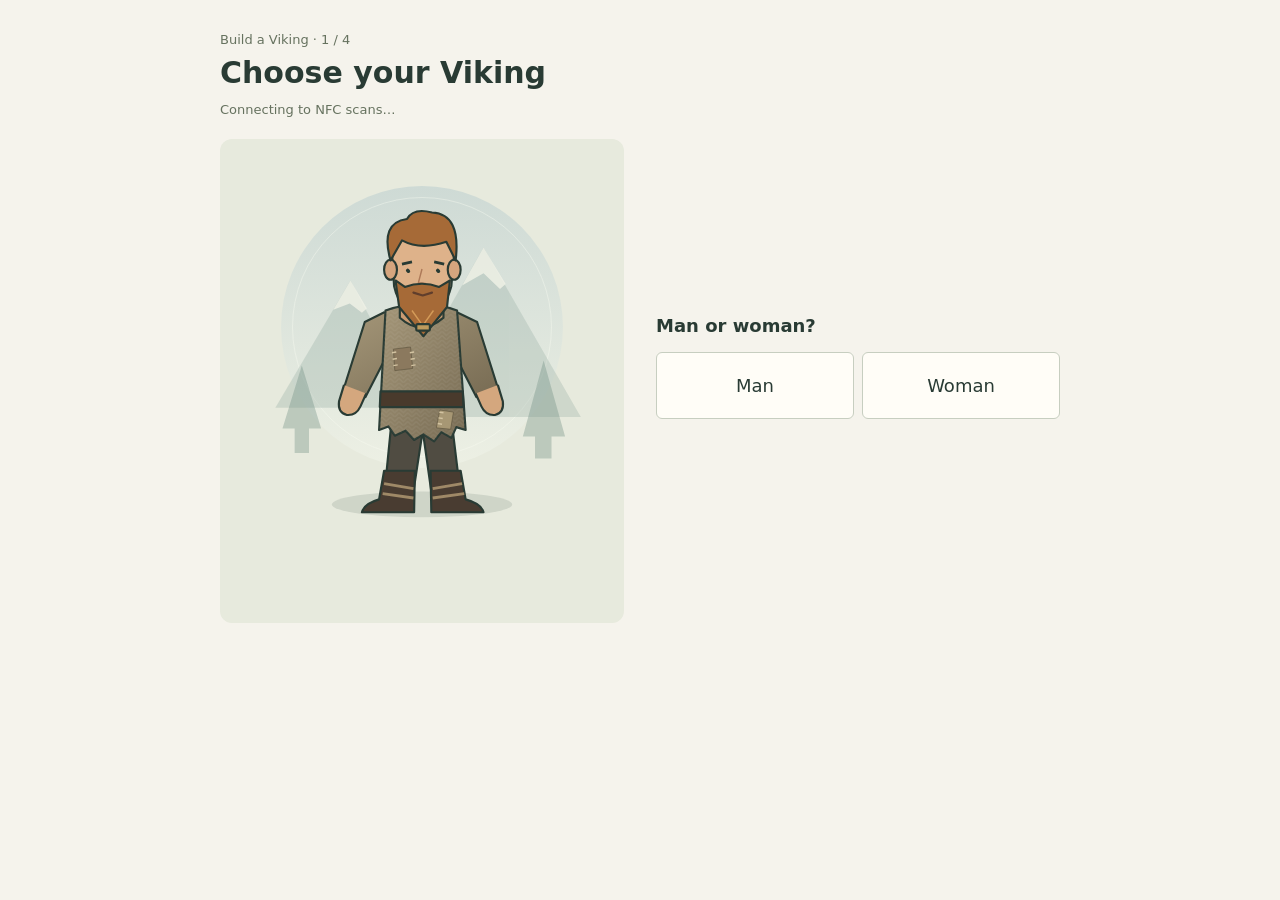
<file: index.html>
<!doctype html>
<html lang="en">
<head>
  <meta charset="utf-8">
  <meta name="viewport" content="width=device-width, initial-scale=1">
  <title>Choose your Viking | Build a Viking</title>
  <link rel="stylesheet" href="css/style.css">
  <script src="js/character.js" defer></script>
  <script src="js/app.js" defer></script>
  <script src="js/channel.js" defer></script>
  <script src="js/display.js" defer></script>
</head>
<body data-page="start">
  <main>
    <p class="step">Build a Viking · 1 / 4</p>
    <h1>Choose your Viking</h1>
    <p id="scan-connection" role="status">Connecting to NFC scans…</p>
    <div class="builder">
      <section class="preview" aria-label="Your Viking">
        <div id="character-art"></div>
        <h2 id="preview-name"></h2>
      </section>
      <section class="customize" aria-label="Choose your Viking">
        <h2>Man or woman?</h2><div class="options" id="choices"></div>
        <nav aria-label="Build steps"></nav>
      </section>
    </div>
  </main>
</body>
</html>
</file>
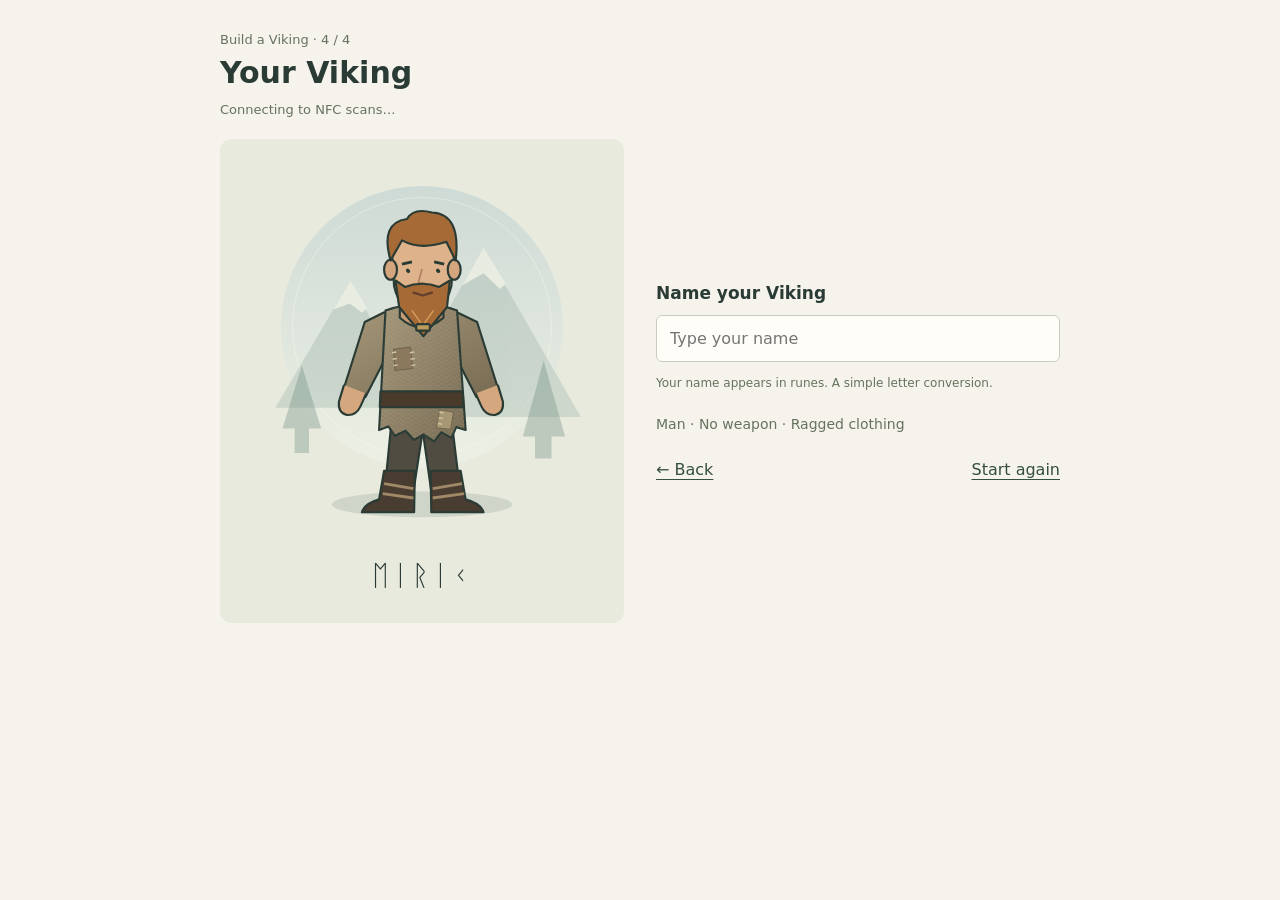
<file: result.html>
<!doctype html>
<html lang="en">
<head>
  <meta charset="utf-8">
  <meta name="viewport" content="width=device-width, initial-scale=1">
  <title>Your Viking | Build a Viking</title>
  <link rel="stylesheet" href="css/style.css">
  <script src="js/character.js" defer></script>
  <script src="js/app.js" defer></script>
  <script src="js/channel.js" defer></script>
  <script src="js/display.js" defer></script>
</head>
<body data-page="result">
  <main>
    <p class="step">Build a Viking · 4 / 4</p>
    <h1>Your Viking</h1>
    <p id="scan-connection" role="status">Connecting to NFC scans…</p>
    <div class="builder">
      <section class="preview" aria-label="Your Viking">
        <div id="character-art"></div>
        <h2 id="preview-name"></h2>
      </section>
      <section class="customize" aria-label="Your Viking">
        <label for="viking-name">Name your Viking</label>
          <input id="viking-name" maxlength="32" placeholder="Type your name" autocomplete="off" aria-describedby="rune-help">
          <p id="rune-help">Your name appears in runes. A simple letter conversion.</p>
          <p id="result-summary"></p>
        <nav aria-label="Build steps"><a data-destination="weapons.html" href="weapons.html">← Back</a><a data-destination="index.html" data-reset href="index.html">Start again</a></nav>
      </section>
    </div>
  </main>
</body>
</html>
</file>
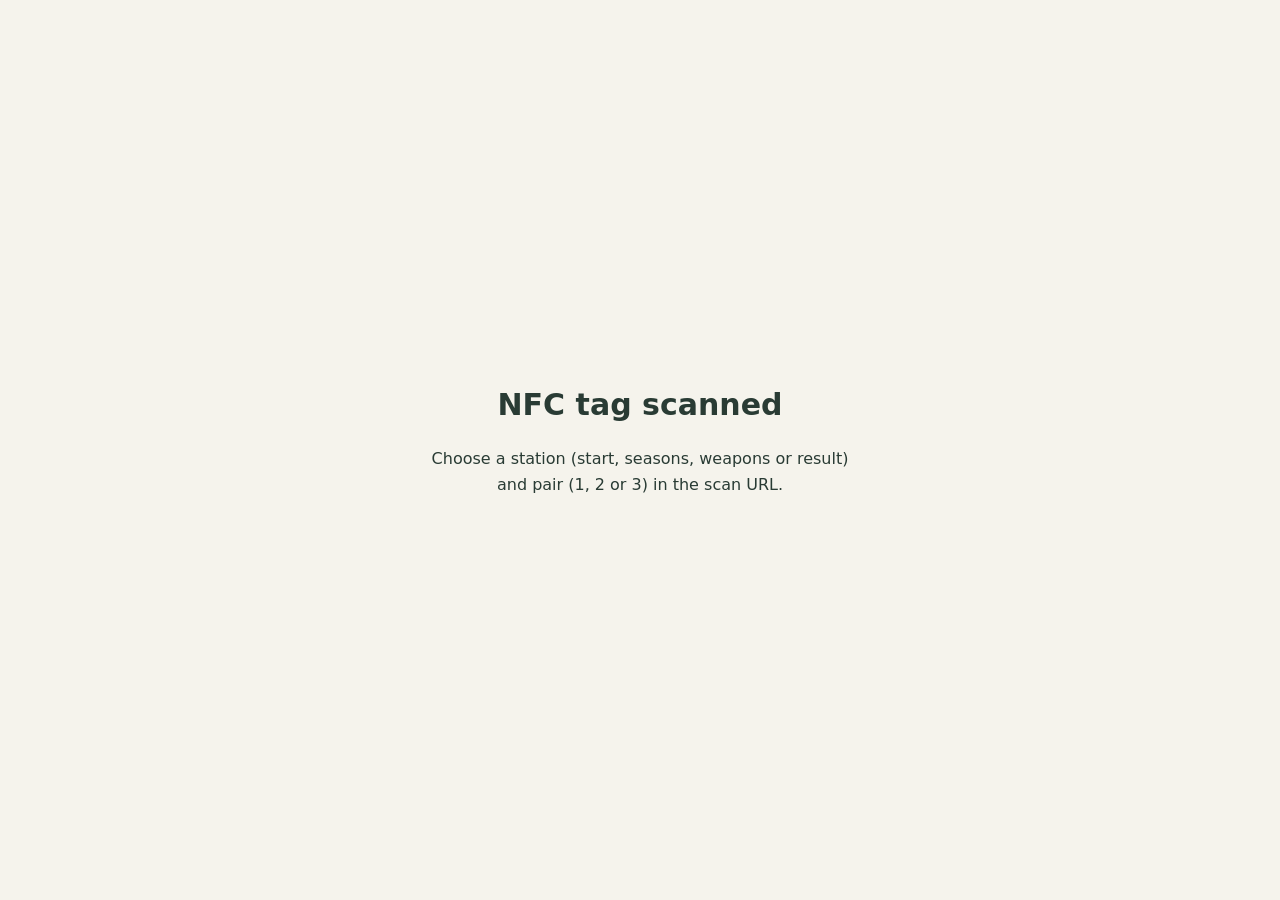
<file: scan.html>
<!doctype html>
<html lang="en">

<head>
    <meta charset="utf-8">
    <meta name="viewport" content="width=device-width, initial-scale=1">
    <title>NFC Scan | Build a Viking</title>
    <link rel="stylesheet" href="style.css">
    <style>
        body {
            min-height: 100vh;
            display: grid;
            place-items: center;
            text-align: center;
        }

        main {
            max-width: 460px;
        }

        p {
            line-height: 1.6;
        }
    </style>
    <script src="channel.js?v=scan-local-4" defer></script>
    <script src="scan.js?v=scan-local-4" defer></script>
</head>

<body>
    <main>
        <h1 id="scan-title">NFC tag scanned</h1>
        <p id="scan-status" role="status">Sending scan to the Viking display…</p>
        <button id="retry" type="button" hidden>Try again</button>
    </main>
</body>

</html>
</file>
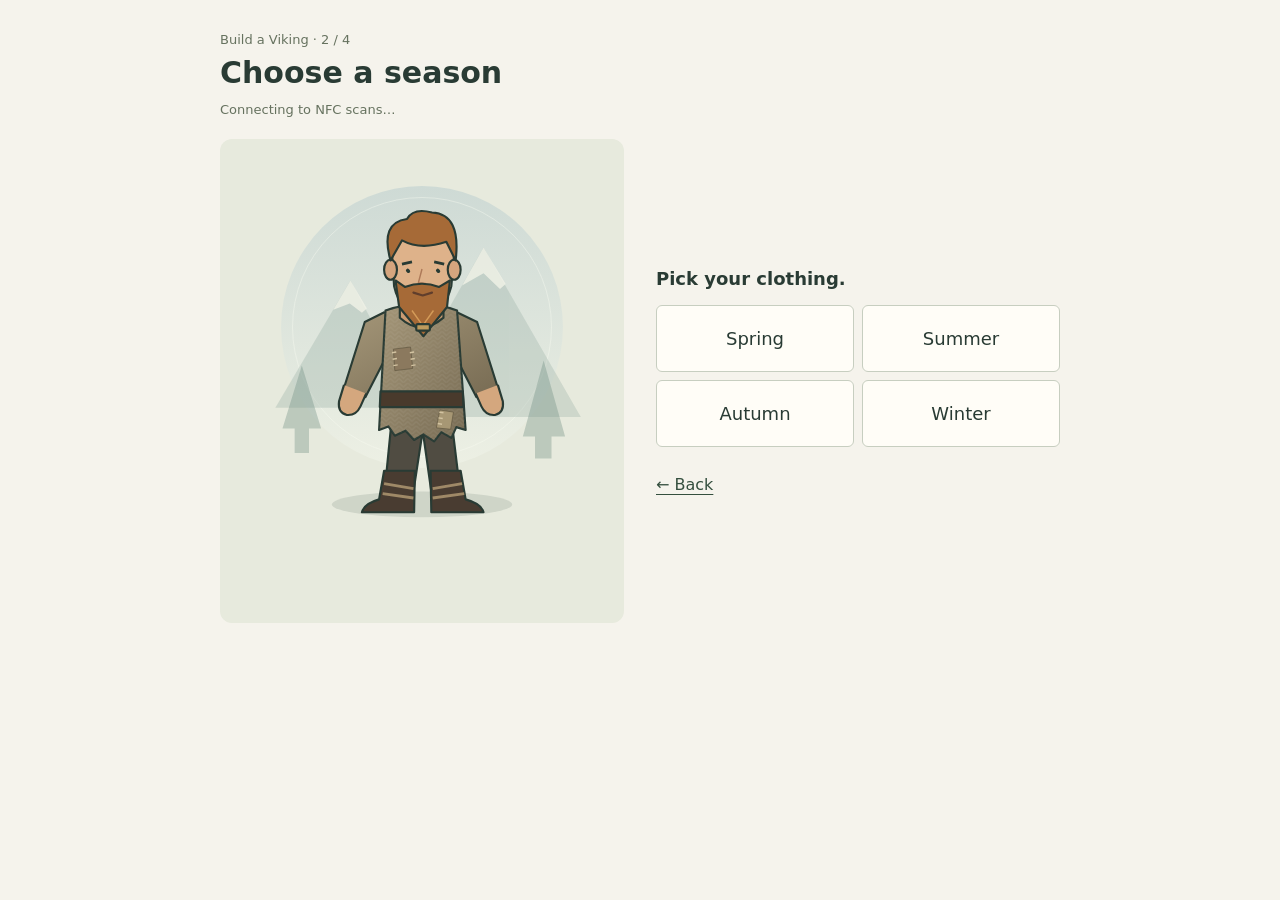
<file: seasons.html>
<!doctype html>
<html lang="en">
<head>
  <meta charset="utf-8">
  <meta name="viewport" content="width=device-width, initial-scale=1">
  <title>Choose a season | Build a Viking</title>
  <link rel="stylesheet" href="css/style.css">
  <script src="js/character.js" defer></script>
  <script src="js/app.js" defer></script>
  <script src="js/channel.js" defer></script>
  <script src="js/display.js" defer></script>
</head>
<body data-page="seasons">
  <main>
    <p class="step">Build a Viking · 2 / 4</p>
    <h1>Choose a season</h1>
    <p id="scan-connection" role="status">Connecting to NFC scans…</p>
    <div class="builder">
      <section class="preview" aria-label="Your Viking">
        <div id="character-art"></div>
        <h2 id="preview-name"></h2>
      </section>
      <section class="customize" aria-label="Choose a season">
        <h2>Pick your clothing.</h2><div class="options" id="choices"></div>
        <nav aria-label="Build steps"><a data-destination="index.html" href="index.html">← Back</a></nav>
      </section>
    </div>
  </main>
</body>
</html>
</file>
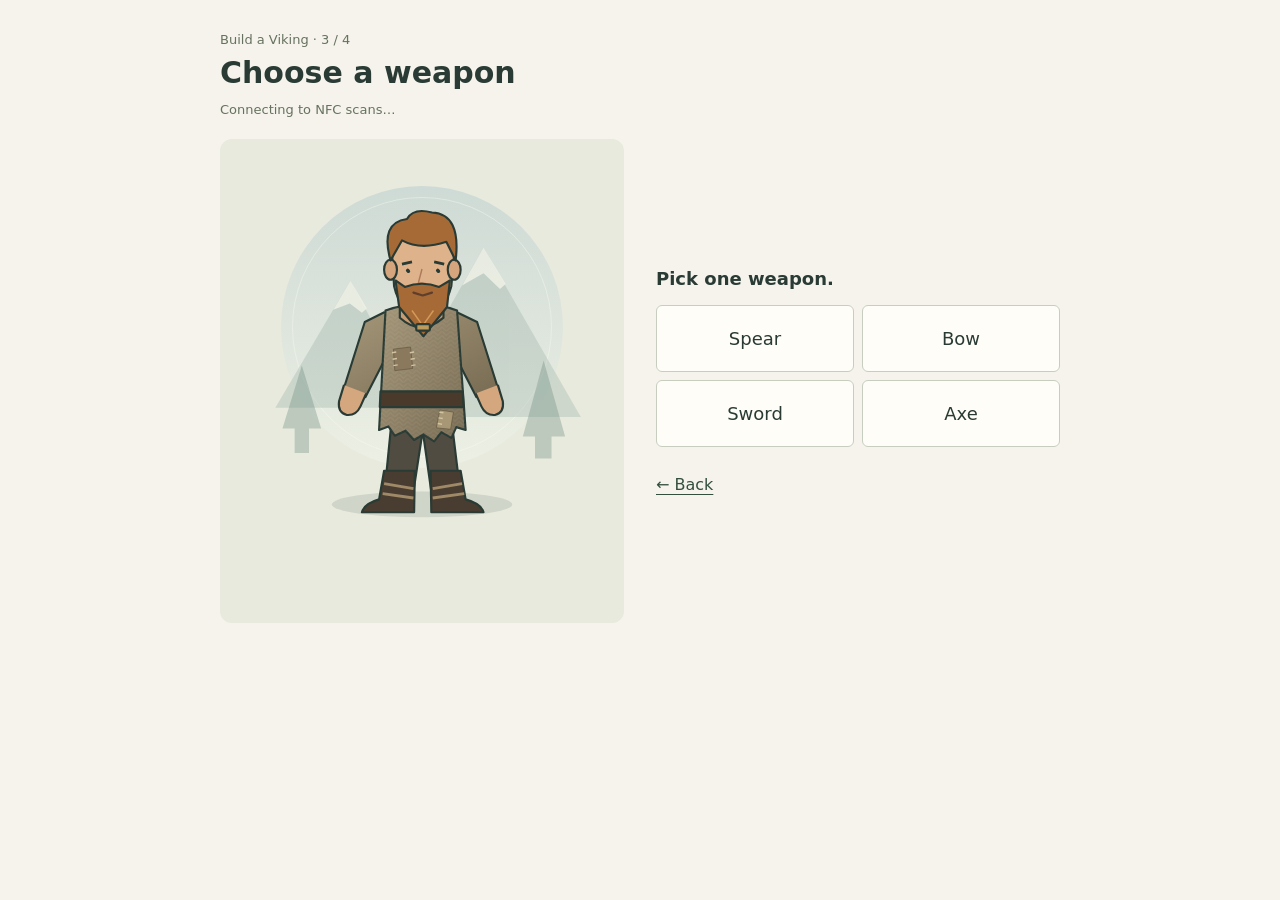
<file: weapons.html>
<!doctype html>
<html lang="en">
<head>
  <meta charset="utf-8">
  <meta name="viewport" content="width=device-width, initial-scale=1">
  <title>Choose a weapon | Build a Viking</title>
  <link rel="stylesheet" href="css/style.css">
  <script src="js/character.js" defer></script>
  <script src="js/app.js" defer></script>
  <script src="js/channel.js" defer></script>
  <script src="js/display.js" defer></script>
</head>
<body data-page="weapons">
  <main>
    <p class="step">Build a Viking · 3 / 4</p>
    <h1>Choose a weapon</h1>
    <p id="scan-connection" role="status">Connecting to NFC scans…</p>
    <div class="builder">
      <section class="preview" aria-label="Your Viking">
        <div id="character-art"></div>
        <h2 id="preview-name"></h2>
      </section>
      <section class="customize" aria-label="Choose a weapon">
        <h2>Pick one weapon.</h2><div class="options" id="choices"></div>
        <nav aria-label="Build steps"><a data-destination="seasons.html" href="seasons.html">← Back</a></nav>
      </section>
    </div>
  </main>
</body>
</html>
</file>
<file: css/style.css>
* { box-sizing: border-box; }
body { margin: 0; background: #f5f3ec; color: #293b34; font-family: system-ui, sans-serif; }
main { max-width: 880px; margin: 0 auto; padding: 32px 20px; }
h1 { margin: 0 0 24px; font-size: 30px; }
.builder { display: grid; grid-template-columns: 1fr 1fr; gap: 32px; align-items: center; }
.preview { background: #e7eadd; border-radius: 12px; padding: 12px 16px 24px; text-align: center; }
.preview svg { display: block; width: 100%; height: auto; }
.preview h2 { margin: 0; min-height: 40px; font-family: 'Noto Sans Runic', 'Segoe UI Historic', system-ui, sans-serif; font-size: 28px; font-weight: 400; letter-spacing: 3px; overflow-wrap: anywhere; }
fieldset { padding: 0; margin: 0 0 28px; border: 0; min-width: 0; }
legend, label { display: block; font-size: 17px; font-weight: 600; margin-bottom: 12px; }
.options { display: grid; grid-template-columns: 1fr 1fr; gap: 8px; }
button { padding: 14px 8px; background: #fffdf7; border: 1px solid #c7cec0; border-radius: 6px; font: inherit; color: inherit; cursor: pointer; }
button:hover { background: #edf0e5; }
button[aria-pressed='true'] { background: #344f3e; border-color: #344f3e; color: white; }
button:focus-visible, input:focus-visible { outline: 3px solid #a67c36; outline-offset: 3px; }
input { width: 100%; min-width: 0; padding: 13px; border: 1px solid #c7cec0; border-radius: 6px; background: #fffdf7; font: inherit; color: inherit; }
#rune-help { font-size: 12px; color: #66725f; line-height: 1.5; }
.sr-only { position: absolute; width: 1px; height: 1px; margin: -1px; padding: 0; overflow: hidden; clip-path: inset(50%); white-space: nowrap; }
@media (max-width: 600px) {
  main { padding: 20px 16px; }
  h1 { font-size: 26px; margin-bottom: 16px; }
  .builder { grid-template-columns: 1fr; gap: 24px; }
  .preview svg { max-height: 350px; }
}
#scan-connection { font-size: 13px; color: #66725f; margin: -12px 0 22px; }
body { transition: box-shadow .4s ease; }
body.scan-glow { box-shadow: inset 0 0 65px #c6953e; }
.scan-glow .preview { outline: 3px solid #c6953e; }
@media (prefers-reduced-motion: reduce) { body { transition: none; } }
.step { font-size: 13px; color: #66725f; margin: 0 0 8px; }
.customize h2 { font-size: 18px; margin: 0 0 16px; }
a.option { display: block; padding: 22px 12px; background: #fffdf7; border: 1px solid #c7cec0; border-radius: 6px; text-align: center; text-decoration: none; color: inherit; font-size: 18px; }
a.option:hover { background: #e2e9d9; border-color: #344f3e; }
a:focus-visible { outline: 3px solid #a67c36; outline-offset: 3px; }
nav { display: flex; justify-content: space-between; gap: 20px; margin-top: 28px; }
nav a { color: #344f3e; text-underline-offset: 4px; }
#result-summary { font-size: 14px; color: #66725f; margin-top: 24px; }
</file>
<file: style.css>
* { box-sizing: border-box; }
body { margin: 0; background: #f5f3ec; color: #293b34; font-family: system-ui, sans-serif; }
main { max-width: 880px; margin: 0 auto; padding: 32px 20px; }
h1 { margin: 0 0 24px; font-size: 30px; }
.builder { display: grid; grid-template-columns: minmax(0, 1fr); gap: 32px; align-items: center; }
.preview { background: #e7eadd; border-radius: 12px; padding: 12px 16px 24px; text-align: center; }
.preview svg { display: block; width: 100%; height: auto; }
.preview h2 { margin: 0; min-height: 40px; font-family: 'Noto Sans Runic', 'Segoe UI Historic', system-ui, sans-serif; font-size: 28px; font-weight: 400; letter-spacing: 3px; overflow-wrap: anywhere; }
fieldset { padding: 0; margin: 0 0 28px; border: 0; min-width: 0; }
legend, label { display: block; font-size: 17px; font-weight: 600; margin-bottom: 12px; }
.options { display: grid; grid-template-columns: 1fr 1fr; gap: 8px; }
button { padding: 14px 8px; background: #fffdf7; border: 1px solid #c7cec0; border-radius: 6px; font: inherit; color: inherit; cursor: pointer; }
button:hover { background: #edf0e5; }
button[aria-pressed='true'] { background: #344f3e; border-color: #344f3e; color: white; }
button:focus-visible, input:focus-visible { outline: 3px solid #a67c36; outline-offset: 3px; }
input { width: 100%; min-width: 0; padding: 13px; border: 1px solid #c7cec0; border-radius: 6px; background: #fffdf7; font: inherit; color: inherit; }
#rune-help { font-size: 12px; color: #66725f; line-height: 1.5; }
.sr-only { position: absolute; width: 1px; height: 1px; margin: -1px; padding: 0; overflow: hidden; clip-path: inset(50%); white-space: nowrap; }
@media (max-width: 600px) {
  main { padding: 20px 16px; }
  h1 { font-size: 26px; margin-bottom: 16px; }
  .builder { grid-template-columns: 1fr; gap: 24px; }
  .preview svg { max-height: 350px; }
}
#scan-connection { font-size: 13px; color: #66725f; margin: -12px 0 22px; }
body { transition: box-shadow .4s ease; }
body.scan-glow { box-shadow: inset 0 0 65px #c6953e; }
.scan-glow .preview { outline: 3px solid #c6953e; }
@media (prefers-reduced-motion: reduce) { body { transition: none; } }
.step { font-size: 13px; color: #66725f; margin: 0 0 8px; }
.customize h2 { font-size: 18px; margin: 0 0 16px; }
a.option { display: block; padding: 22px 12px; background: #fffdf7; border: 1px solid #c7cec0; border-radius: 6px; text-align: center; text-decoration: none; color: inherit; font-size: 18px; }
a.option:hover { background: #e2e9d9; border-color: #344f3e; }
a:focus-visible { outline: 3px solid #a67c36; outline-offset: 3px; }
nav { display: flex; justify-content: space-between; gap: 20px; margin-top: 28px; }
nav a { color: #344f3e; text-underline-offset: 4px; }
#result-summary { font-size: 14px; color: #66725f; margin-top: 24px; }
[hidden] { display: none !important; }
.option { font-size: 18px; padding: 22px 12px; }

#done { margin-top: 16px; padding: 12px 40px; background: #344f3e; color: white; border-color: #344f3e; }
#done:hover { background: #45634c; }

#token-label, #save-status { font-size: 12px; color: #66725f; overflow-wrap: anywhere; }
button:disabled { opacity: .6; cursor: wait; }

#reset-viking { margin-top: 24px; padding: 12px 20px; }


#preview-latin-name { margin: 4px 0 12px; font-size: 18px; overflow-wrap: anywhere; }

.builder > section { width: 100%; max-width: 520px; margin: 0 auto; }
.customize { padding: 24px; background: #e7eadd; border-radius: 12px; }
#show-viking { display: block; width: 100%; margin-top: 24px; background: #344f3e; color: white; }
#pick-again { margin: 16px 8px 0 0; padding: 12px 24px; }
</file>
